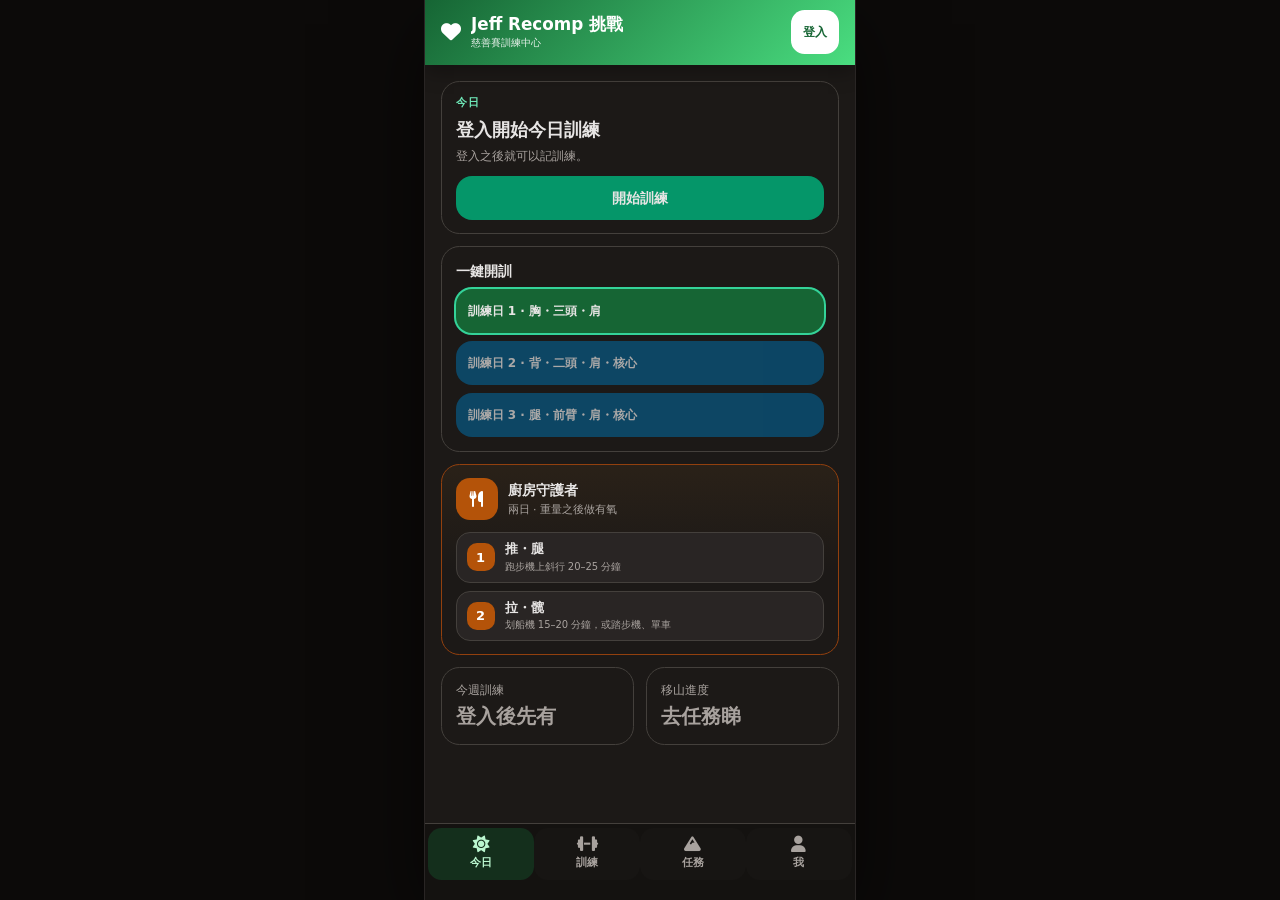
<file: index.html>
<!DOCTYPE html>
<html lang="zh-HK" class="mobile-app">
<!--
Local Development Instructions:
- DO NOT open this file directly with file:// (fetch partials 會失敗).
- Always run a local server, e.g. python -m http.server 8080
- CSS is compiled: tools/tailwindcss.exe -i ./css/input.css -o ./css/tailwind.css --minify
- Google Apps Script backend still required for per-user data.
-->
<head>
    <meta charset="UTF-8">
    <meta name="viewport" content="width=device-width, initial-scale=1, viewport-fit=cover">
    <meta name="apple-mobile-web-app-capable" content="yes">
    <meta name="apple-mobile-web-app-status-bar-style" content="black-translucent">
    <meta name="mobile-web-app-capable" content="yes">
    <title>Jeff Recomp 挑戰</title>
    <link rel="icon" href="images/icon-192.png" type="image/png">
    <link rel="apple-touch-icon" href="images/icon-192.png">
    <link rel="manifest" href="manifest.json">
    <meta name="theme-color" content="#166534">
    <link rel="stylesheet" href="css/tailwind.css?v=2.4.63">
    <link rel="stylesheet" href="lib/fontawesome/css/all.min.css">
    <link rel="stylesheet" href="css/app-chrome.css?v=2.4.63">
    <link rel="stylesheet" href="css/mobile-app.css?v=2.4.63">
</head>
<body class="bg-[#1c1917] text-[#e7e5e4]">
    <div id="app-shell">
        <header id="app-chrome">
            <div id="app-header" class="charity-header text-white">
                <div class="app-header-inner px-4">
                    <div class="flex items-center justify-between gap-2 overflow-hidden">
                        <div class="flex items-center gap-2.5 min-w-0 flex-1">
                            <i class="fa-solid fa-heart text-xl shrink-0" aria-hidden="true"></i>
                            <div class="min-w-0">
                                <h1 class="app-title truncate">Jeff Recomp 挑戰</h1>
                                <p class="app-subtitle truncate">慈善賽訓練中心</p>
                            </div>
                        </div>
                        <div class="app-header-actions flex items-center shrink-0 relative">
                            <button type="button" id="loginBtn" onclick="showLoginModal()"
                                class="app-header-btn bg-white text-[#166534] font-semibold">登入</button>
                            <button type="button" id="accountMenuBtn" class="hidden account-chip" aria-haspopup="true" aria-expanded="false" aria-controls="accountMenu" onclick="toggleAccountMenu()">
                                <i class="fa-solid fa-user" aria-hidden="true"></i>
                                <span id="currentUserName" class="truncate max-w-[88px]"></span>
                                <span class="sr-only">帳戶選單</span>
                            </button>
                            <div id="accountMenu" class="account-menu hidden" role="menu" hidden>
                                <button type="button" role="menuitem" id="addUserBtn" onclick="closeAccountMenu(); showAddUserModal()">新增用戶</button>
                                <button type="button" role="menuitem" id="logoutBtn" onclick="closeAccountMenu(); logoutUser()">登出</button>
                            </div>

                            <div id="global-sync-indicator"
                                 class="hidden items-center gap-1.5 px-2 py-1 rounded-2xl text-xs font-medium bg-white/10 text-white/90 border border-white/20 min-w-[20px] min-h-[44px] cursor-default"
                                 title="雲端同步狀態">
                                <i id="sync-icon" class="fa-solid fa-circle text-[9px]" aria-hidden="true"></i>
                                <span id="sync-text" class="hidden text-[9px] leading-none"></span>
                                <span class="sr-only">雲端同步狀態</span>
                            </div>
                            <div id="initial-load-indicator"
                                 class="hidden items-center gap-1.5 px-2 py-1 rounded-2xl text-xs font-medium bg-white/10 text-white/90 border border-white/20 min-w-[22px] min-h-[44px] cursor-default"
                                 title="初始載入狀態">
                                <i id="initial-sync-icon" class="fa-solid fa-cloud-download-alt text-[9px]" aria-hidden="true"></i>
                                <span id="initial-sync-text" class="hidden text-[9px] leading-none"></span>
                                <span class="sr-only">初始載入狀態</span>
                            </div>
                        </div>
                    </div>
                </div>
            </div>
        </header>

        <main id="app-main" class="px-4 pt-4 pb-app">
            <p id="app-boot-splash" class="text-sm text-[#a8a29e] py-8 text-center">載入畫面…</p>
            <p id="app-boot-error" class="hidden text-sm text-red-400 py-4 text-center"></p>
            <div id="app-panels"></div>
        </main>

        <nav id="main-bottom-nav" class="app-bottom-nav" role="tablist" aria-label="主選單">
            <button type="button" role="tab" aria-selected="true" aria-controls="content-overview" id="tab-overview" class="nav-tab active" onclick="switchTab('overview')">
                <i class="fa-solid fa-sun" aria-hidden="true"></i><span>今日</span>
            </button>
            <button type="button" role="tab" aria-selected="false" aria-controls="content-log" id="tab-log" class="nav-tab" onclick="switchTab('log')">
                <i class="fa-solid fa-dumbbell" aria-hidden="true"></i><span>訓練</span>
            </button>
            <button type="button" role="tab" aria-selected="false" aria-controls="content-calories" id="tab-calories" class="nav-tab jeff-diet-only" onclick="switchTab('calories')">
                <i class="fa-solid fa-utensils" aria-hidden="true"></i><span>飲食</span>
            </button>
            <button type="button" role="tab" aria-selected="false" aria-controls="content-millennium" id="tab-millennium" class="nav-tab" onclick="switchTab('millennium')">
                <i class="fa-solid fa-mountain" aria-hidden="true"></i><span>任務</span>
            </button>
            <button type="button" role="tab" aria-selected="false" aria-controls="content-me" id="tab-me" class="nav-tab" onclick="switchTab('me')">
                <i class="fa-solid fa-user" aria-hidden="true"></i><span>我</span>
            </button>
        </nav>
        <!-- alias kept so fullscreen.js restore still finds a nav node -->
        <div id="main-top-nav" class="hidden" hidden></div>
    </div>

    <div id="loginModal" class="hidden fixed inset-0 bg-black/70 flex items-center justify-center z-[140]">
        <div class="bg-[#1c1917] border border-[#44403c] rounded-3xl w-full max-w-md p-5 mx-4">
            <h3 class="font-bold text-xl mb-4">用戶登入</h3>
            <div class="space-y-4">
                <input type="text" id="loginUsername" placeholder="用戶名稱 (只限小寫英文字母 + 數字)"
                    class="w-full bg-[#292524] border border-[#57534e] rounded-2xl px-4 py-2.5"
                    autocomplete="username"
                    oninput="this.value = this.value.toLowerCase().replace(/[^a-z0-9]/g, '')">
                <input type="password" id="loginPin" placeholder="PIN 碼 (只限數字)"
                    class="w-full bg-[#292524] border border-[#57534e] rounded-2xl px-4 py-2.5"
                    inputmode="numeric" pattern="[0-9]*" autocomplete="current-password"
                    oninput="this.value = this.value.replace(/\D/g, '')">
            </div>
            <div class="flex gap-x-3 mt-6">
                <button type="button" onclick="hideLoginModal()" class="flex-1 py-2.5 min-h-[44px] rounded-2xl border border-[#57534e]">取消</button>
                <button type="button" id="login-btn" onclick="loginUser()"
                    class="flex-1 py-2.5 min-h-[44px] bg-emerald-600 hover:bg-emerald-700 rounded-2xl font-semibold">登入</button>
            </div>
            <div class="mt-4 text-center text-xs">
                <span class="text-[#a8a29e]">未有帳號？</span>
                <a href="#" onclick="hideLoginModal(); showAddUserModal(); return false;" class="text-emerald-400 hover:underline">建立用戶</a>
            </div>
        </div>
    </div>

    <div id="addUserModal" class="hidden fixed inset-0 bg-black/70 flex items-center justify-center z-[140]">
        <div class="bg-[#1c1917] border border-[#44403c] rounded-3xl w-full max-w-md p-5 mx-4">
            <h3 class="font-bold text-xl mb-4">新增用戶</h3>
            <div class="bg-yellow-500/10 border border-yellow-500/30 text-yellow-400 text-xs px-3 py-2 rounded-2xl mb-4">
                <i class="fa-solid fa-exclamation-triangle mr-1" aria-hidden="true"></i> 安全提示：請勿使用平時用開嘅密碼作為 PIN
            </div>
            <div class="space-y-4">
                <input type="text" id="newUsername" placeholder="用戶名稱 (只限小寫英文字母 + 數字)"
                    class="w-full bg-[#292524] border border-[#57534e] rounded-2xl px-4 py-2.5"
                    autocomplete="username"
                    oninput="this.value = this.value.toLowerCase().replace(/[^a-z0-9]/g, '')">
                <input type="password" id="newPin" placeholder="設定 PIN 碼 (只限數字)"
                    class="w-full bg-[#292524] border border-[#57534e] rounded-2xl px-4 py-2.5"
                    inputmode="numeric" pattern="[0-9]*" autocomplete="new-password"
                    oninput="this.value = this.value.replace(/\D/g, '')">
            </div>
            <div class="flex gap-x-3 mt-6">
                <button type="button" onclick="hideAddUserModal()"
                    class="flex-1 py-2.5 min-h-[44px] rounded-2xl border border-[#57534e]">取消</button>
                <button type="button" onclick="addNewUser()"
                    class="flex-1 py-2.5 min-h-[44px] bg-emerald-600 hover:bg-emerald-700 rounded-2xl font-semibold">建立用戶</button>
            </div>
            <div class="mt-4 text-center text-xs">
                <span class="text-[#a8a29e]">已有帳號？</span>
                <a href="#" onclick="hideAddUserModal(); showLoginModal(); return false;" class="text-emerald-400 hover:underline">登入</a>
            </div>
        </div>
    </div>

    <script>
        window.APP_VERSION = '2.4.63';
        (function () {
            var KEY = 'recomp-reload-for';
            function checkVersion() {
                return fetch('version.json?_=' + Date.now(), { cache: 'no-store' })
                    .then(function (res) { return res.ok ? res.json() : null; })
                    .then(function (data) {
                        var remote = data && data.version;
                        if (!remote || remote === window.APP_VERSION) return;
                        if (sessionStorage.getItem(KEY) === remote) return;
                        sessionStorage.setItem(KEY, remote);
                        window.location.reload();
                    })
                    .catch(function () {});
            }
            checkVersion();
            document.addEventListener('visibilitychange', function () {
                if (document.visibilityState === 'visible') checkVersion();
            });
            if ('serviceWorker' in navigator) {
                window.addEventListener('load', function () {
                    navigator.serviceWorker.register('sw.js', { updateViaCache: 'none' }).then(function (reg) {
                        reg.update().catch(function () {});
                        if (reg.waiting) reg.waiting.postMessage({ type: 'SKIP_WAITING' });
                        reg.addEventListener('updatefound', function () {
                            var worker = reg.installing;
                            if (!worker) return;
                            worker.addEventListener('statechange', function () {
                                if (worker.state === 'installed' && navigator.serviceWorker.controller) {
                                    worker.postMessage({ type: 'SKIP_WAITING' });
                                }
                            });
                        });
                    }).catch(function () {});
                    var reloaded = false;
                    navigator.serviceWorker.addEventListener('controllerchange', function () {
                        if (reloaded) return;
                        reloaded = true;
                        window.location.reload();
                    });
                });
            }
        })();
    </script>
    <script src="js/boot.js?v=2.4.63"></script>
</body>
</html>
</file>
<file: css/app-chrome.css>
body {
            font-family: 'Inter', 'Noto Sans TC', system-ui, sans-serif;
        }

        .charity-header {
            background: linear-gradient(135deg, #166534 0%, #4ade80 100%);
        }

        /* Global Sync Indicator styles - mobile friendly, subtle */
        #global-sync-indicator {
            transition: all 0.2s ease;
            font-size: 0.7rem;
        }
        #global-sync-indicator.syncing {
            background: rgba(251, 191, 36, 0.2);
            border-color: #fbbf24;
            color: #fbbf24;
        }
        #global-sync-indicator.success {
            background: rgba(74, 222, 128, 0.2);
            border-color: #4ade80;
            color: #4ade80;
        }
        #global-sync-indicator.error {
            background: rgba(248, 113, 113, 0.2);
            border-color: #f87171;
            color: #f87171;
            cursor: pointer;
        }
        #global-sync-indicator .fa-circle { transition: color 0.2s; }
        #global-sync-indicator.syncing .fa-circle { color: #fbbf24; }
        #global-sync-indicator.success .fa-circle { color: #4ade80; }
        #global-sync-indicator.error .fa-circle { color: #f87171; }

        /* === Initial Load Indicator (mobile-first, subtle but clear) === */
        #initial-load-indicator {
            transition: all 0.2s ease;
            font-size: 0.7rem;
        }
        #initial-load-indicator.loading {
            background: rgba(251, 191, 36, 0.18);
            border-color: #fbbf24;
            color: #fbbf24;
        }
        #initial-load-indicator.success {
            background: rgba(74, 222, 128, 0.18);
            border-color: #4ade80;
            color: #4ade80;
        }
        #initial-load-indicator.error {
            background: rgba(248, 113, 113, 0.18);
            border-color: #f87171;
            color: #f87171;
            cursor: pointer;
        }
        #initial-load-indicator .fa-spin { animation: fa-spin 1s linear infinite; }
        #initial-load-indicator.success .fa-check { color: #4ade80; }
        #initial-load-indicator.error .fa-exclamation-triangle { color: #f87171; }

        .section-card {
            background: #1c1917;
            border: 1px solid #44403c;
        }

        .nav-tab.active {
            background-color: #166534;
            color: white;
        }
        html, body {
            background: #0c0a09;
        }
        #app-shell {
            width: 100%;
            max-width: 430px;
            margin: 0 auto;
            min-height: 100dvh;
            background: #1c1917;
            overflow-x: hidden;
        }
        .hidden {
            display: none !important;
        }
        .tab-content.hidden {
            display: none !important;
        }
        #app-chrome {
            position: sticky;
            top: 0;
            z-index: 50;
            background: #1c1917;
        }
        #main-top-nav {
            background: #1c1917;
            -webkit-overflow-scrolling: touch;
        }
        .me-back-btn {
            display: inline-flex;
            align-items: center;
            gap: 0.35rem;
            font-size: 0.75rem;
            color: #a8a29e;
            margin-bottom: 0.75rem;
        }

        .exercise-card {
            transition: all 0.2s;
        }

        .exercise-card:hover {
            transform: translateY(-4px);
            box-shadow: 0 10px 15px -3px rgb(0 0 0 / 0.3);
        }

        .ex-action-row {
            display: flex;
            align-items: center;
            gap: 8px;
            margin-top: 6px;
        }
        .ex-action-row:has(.ex-volume-spark-empty) {
            display: none;
            margin: 0;
        }
        .ex-action-chip {
            flex: 0 0 auto;
            width: auto;
            white-space: nowrap;
            font-size: 10px;
            line-height: 1;
            padding: 8px 10px;
            min-height: 44px;
            background: #166534;
            color: #fff;
            border: 0;
            border-radius: 8px;
        }
        .ex-action-chip:active {
            background: #14532d;
        }
        .volume-target-hint {
            margin: 4px 2px 0;
            font-size: 11px;
            line-height: 1.35;
            color: #86efac;
        }
        .volume-target-hint:empty {
            display: none;
        }
        .ex-volume-spark-wrap {
            flex: 1 1 auto;
            min-width: 0;
            height: 58px;
            pointer-events: none;
        }
        .ex-volume-spark-empty {
            height: 32px;
        }
        .ex-volume-spark {
            display: block;
            width: 100%;
            height: 58px;
        }

        /* Mobile refinements */
        @media (max-width: 640px) {
            .section-card {
                border-radius: 1.25rem;
            }
            table {
                font-size: 0.875rem;
            }
            .nav-tab {
                min-height: 38px;
            }
        }

        /* Ensure schedule rows and long content wrap nicely on tiny screens */
        #content-schedule .flex-1 {
            word-break: break-word;
        }

        /* 愚公移山 — Q→Q 放大鏡 + 漫畫箭咀（深色主題配色） */
        .yugong-magnifier-btn {
            display: flex;
            align-items: center;
            gap: 0.15rem;
            padding: 0.45rem 0.65rem;
            border: 2px solid #57534e;
            border-radius: 9999px;
            background: #292524;
            color: #e7e5e4;
            cursor: pointer;
            transition: transform 0.2s, box-shadow 0.2s, border-color 0.2s, background 0.2s;
            min-height: 44px;
            min-width: 44px;
        }
        .yugong-magnifier-btn:hover,
        .yugong-magnifier-btn:active {
            transform: scale(1.06);
            border-color: #4ade80;
            background: #1a2e22;
            box-shadow: 0 0 0 3px rgba(74, 222, 128, 0.25);
        }
        .yugong-qq {
            display: inline-flex;
            align-items: center;
            justify-content: center;
            width: 1.35rem;
            height: 1.35rem;
            border: 2px solid #a8a29e;
            border-radius: 50%;
            font-size: 0.65rem;
            font-weight: 800;
            font-family: Georgia, serif;
            line-height: 1;
            color: #e7e5e4;
        }
        .yugong-qq-arrow {
            font-size: 0.75rem;
            color: #4ade80;
            font-weight: 700;
        }
        .yugong-image-section {
            margin-bottom: 0.75rem;
        }
        .yugong-comic-flow,
        .yugong-stats-row {
            position: relative;
        }
        .yugong-bubble {
            background: #292524;
            color: #e7e5e4;
            border: 1px solid #57534e;
            border-radius: 1rem;
            padding: 0.65rem 0.85rem;
            box-shadow: 0 4px 12px rgba(0, 0, 0, 0.35);
            position: relative;
        }
        .yugong-bubble::after {
            content: '';
            position: absolute;
            width: 0;
            height: 0;
            border: 8px solid transparent;
        }
        .yugong-bubble-moved::after {
            right: -14px;
            top: 50%;
            transform: translateY(-50%);
            border-left-color: #57534e;
        }
        .yugong-bubble-remaining::after {
            left: -14px;
            top: 50%;
            transform: translateY(-50%);
            border-right-color: #57534e;
        }
        .yugong-bubble-label {
            font-size: 0.65rem;
            font-weight: 600;
            letter-spacing: 0.02em;
            color: #a8a29e;
        }
        .yugong-bubble-value {
            font-size: 1.15rem;
            font-weight: 800;
            color: #4ade80;
            font-variant-numeric: tabular-nums;
            line-height: 1.2;
        }
        .yugong-bubble-sub {
            font-size: 0.65rem;
            color: #78716c;
            margin-top: 0.1rem;
        }
        .yugong-arrow {
            font-size: 1.5rem;
            color: #4ade80;
            font-weight: 900;
            text-align: center;
            animation: yugong-arrow-pulse 1.6s ease-in-out infinite;
        }
        @keyframes yugong-arrow-pulse {
            0%, 100% { opacity: 0.55; transform: translateX(0); }
            50% { opacity: 1; transform: translateX(3px); }
        }
        .yugong-scene {
            background: #1c1917;
            border: 1px solid #57534e;
            border-radius: 1.25rem;
            overflow: hidden;
            box-shadow: 0 4px 18px rgba(0, 0, 0, 0.45);
        }
        .yugong-image-frame {
            position: relative;
            background: #1c1917;
            min-height: clamp(200px, 52vw, 300px);
            display: flex;
            align-items: center;
            justify-content: center;
            padding: 0.75rem;
            cursor: pointer;
            -webkit-tap-highlight-color: transparent;
            touch-action: manipulation;
        }
        .yugong-image-frame:active {
            background: #141211;
        }
        .yugong-scene-inner {
            width: 100%;
            height: 100%;
            display: flex;
            align-items: center;
            justify-content: center;
            position: relative;
            transition: opacity 0.28s ease;
        }
        .yugong-scene-inner.yugong-zoom-out {
            opacity: 0.25;
        }
        .yugong-scene-inner.yugong-zoom-in {
            animation: yugong-img-fadein 0.38s ease;
        }
        @keyframes yugong-img-fadein {
            0% { opacity: 0.35; transform: scale(0.97); }
            100% { opacity: 1; transform: scale(1); }
        }
        #yugong-mountain-img {
            width: 100%;
            height: auto;
            max-height: clamp(180px, 48vw, 280px);
            object-fit: contain;
            display: block;
            user-select: none;
            -webkit-user-drag: none;
        }
        .yugong-scene-footer {
            display: flex;
            flex-wrap: wrap;
            align-items: center;
            justify-content: space-between;
            gap: 0.5rem;
            padding: 0.55rem 0.75rem;
            background: #292524;
            border-top: 1px solid #44403c;
        }
        .yugong-progress-pct {
            font-size: 0.75rem;
            font-weight: 700;
            color: #4ade80;
            background: rgba(22, 101, 52, 0.35);
            border: 1px solid #166534;
            border-radius: 9999px;
            padding: 0.2rem 0.75rem;
            white-space: nowrap;
        }
        .yugong-zoom-dots {
            display: flex;
            align-items: center;
            gap: 0.35rem;
        }
        .yugong-zoom-dot {
            width: 0.5rem;
            height: 0.5rem;
            border-radius: 9999px;
            background: #57534e;
            border: none;
            padding: 0;
            cursor: pointer;
            transition: transform 0.15s, background 0.15s;
        }
        .yugong-zoom-dot.active {
            background: #4ade80;
            transform: scale(1.25);
        }
        .yugong-tap-hint {
            font-size: 0.6rem;
            color: #78716c;
            text-align: center;
            padding: 0.25rem 0.75rem 0.5rem;
            background: #292524;
        }
        .yugong-stats-row {
            display: grid;
            grid-template-columns: 1fr 1fr;
            gap: 0.5rem;
            margin-bottom: 0.75rem;
        }
        .yugong-progress-bar-wrap {
            height: 0.65rem;
            background: #292524;
            border: 2px solid #44403c;
            border-radius: 9999px;
            overflow: hidden;
        }
        .yugong-progress-bar {
            height: 100%;
            background: linear-gradient(90deg, #166534, #4ade80);
            border-radius: 9999px;
            transition: width 0.6s ease;
            min-width: 0;
        }
        .yugong-zoom-badge {
            display: inline-block;
            font-size: 0.7rem;
            font-weight: 700;
            padding: 0.25rem 0.65rem;
            border-radius: 9999px;
            border: 2px solid #44403c;
            background: #292524;
            color: #e7e5e4;
        }
        .yugong-zoom-badge.yugong-zoom-milestone {
            animation: yugong-badge-pop 0.85s ease;
            border-color: #4ade80;
            color: #4ade80;
            background: rgba(22, 101, 52, 0.3);
        }
        .yugong-zoom-scale-label {
            font-size: 0.65rem;
            color: #a8a29e;
            letter-spacing: 0.02em;
            margin-bottom: 0.75rem;
        }
        @keyframes yugong-badge-pop {
            0%, 100% { transform: scale(1); }
            40% { transform: scale(1.12); }
        }
        .yugong-scene-celebrate {
            animation: yugong-scene-shake 0.85s ease;
        }
        @keyframes yugong-scene-shake {
            0%, 100% { transform: rotate(0deg); }
            25% { transform: rotate(-0.6deg); }
            75% { transform: rotate(0.6deg); }
        }
        .yugong-speech {
            position: absolute;
            bottom: 0.25rem;
            left: 50%;
            transform: translateX(-50%);
            background: #1c1917;
            color: #e7e5e4;
            border: 1px solid #4ade80;
            border-radius: 1rem 1rem 1rem 0.25rem;
            padding: 0.4rem 0.65rem;
            font-size: 0.65rem;
            font-weight: 600;
            max-width: 92%;
            text-align: center;
            box-shadow: 0 2px 8px rgba(0, 0, 0, 0.45);
            z-index: 3;
            line-height: 1.35;
        }
        .yugong-mobile-arrow {
            text-align: center;
            color: #4ade80;
            font-size: 1.25rem;
            font-weight: 900;
            padding: 0.15rem 0;
        }
        .yugong-tip-item {
            background: #292524;
            border: 1px solid #44403c;
        }
        .yugong-tip-title {
            color: #6ee7b7;
        }
        .yugong-tip-text {
            color: #a8a29e;
        }
        .yugong-tip-dynamic {
            color: #fbbf24;
        }
        .yugong-leaderboard-row {
            display: flex;
            align-items: center;
            gap: 0.5rem;
            padding: 0.55rem 0.65rem;
            border-radius: 0.85rem;
            background: #292524;
            border: 1px solid #44403c;
        }
        .yugong-leaderboard-row.is-me {
            border-color: #4ade80;
            background: rgba(22, 101, 52, 0.22);
        }
        .yugong-leaderboard-rank {
            width: 1.75rem;
            text-align: center;
            font-weight: 800;
            font-size: 0.8rem;
            color: #a8a29e;
            flex-shrink: 0;
        }
        .yugong-leaderboard-rank.top3 {
            color: #fbbf24;
        }
        .yugong-leaderboard-user {
            flex: 1;
            font-size: 0.8rem;
            font-weight: 600;
            color: #e7e5e4;
            min-width: 0;
            overflow: hidden;
            text-overflow: ellipsis;
            white-space: nowrap;
        }
        .yugong-leaderboard-tonnes {
            font-size: 0.85rem;
            font-weight: 800;
            color: #4ade80;
            font-variant-numeric: tabular-nums;
            white-space: nowrap;
        }
        .yugong-leaderboard-meta {
            font-size: 0.65rem;
            color: #78716c;
        }
        .yugong-tab-loading {
            min-height: 220px;
            display: flex;
            flex-direction: column;
            align-items: center;
            justify-content: center;
            gap: 0.75rem;
            color: #a8a29e;
            font-size: 0.8rem;
        }
        @media (max-width: 640px) {
            .yugong-bubble-value {
                font-size: 1.05rem;
            }
            .yugong-image-frame {
                min-height: clamp(210px, 58vw, 280px);
                padding: 0.5rem;
            }
            #yugong-mountain-img {
                max-height: clamp(190px, 54vw, 260px);
            }
            .yugong-scene-footer {
                flex-direction: column;
                align-items: stretch;
            }
            .yugong-zoom-dots {
                justify-content: center;
            }
            .yugong-bubble::after {
                display: none;
            }
        }

        /* Modal full width tweak on very small screens */
        @media (max-width: 420px) {
            .max-w-md {
                max-width: calc(100vw - 2rem) !important;
            }
        }

        /* === Professional Workout Log Styles === */
        .log-card {
            background: #1c1917;
            border: 1px solid #44403c;
            transition: all 0.2s;
        }

        .set-row {
            transition: background 0.1s;
        }
        .set-row:hover {
            background: #292524;
        }

        .exercise-log-card {
            border: 1px solid #57534e;
        }

        .pr-badge {
            background: linear-gradient(90deg, #f59e0b, #fbbf24);
            color: #1c1917;
            font-weight: 700;
            font-size: 0.65rem;
            padding: 1px 7px;
            border-radius: 9999px;
        }

        .volume-number {
            font-variant-numeric: tabular-nums;
        }

        .mini-stat {
            font-size: 0.75rem;
            background: #292524;
            padding: 1px 6px;
            border-radius: 6px;
        }

        .workout-history-card {
            transition: transform 0.1s, box-shadow 0.1s;
        }
        .workout-history-card:hover {
            transform: translateY(-1px);
            box-shadow: 0 10px 15px -3px rgb(0 0 0 / 0.3);
        }

        .exercise-drag-handle,
        body.fullscreen-training .exercise-drag-handle {
            touch-action: none;
            cursor: grab;
            color: #a8a29e;
            background: #1c1917;
            border: 1px solid #57534e;
            border-radius: 8px;
            padding: 2px 6px;
            line-height: 1.1;
            font-size: 0.85rem;
            font-weight: 600;
            flex-shrink: 0;
        }
        .exercise-drag-handle:active {
            cursor: grabbing;
            color: #4ade80;
            border-color: #4ade80;
        }
        .exercise-log-card.exercise-dragging {
            opacity: 0.88;
            transform: scale(0.985);
            transition: transform 0.1s, opacity 0.1s;
        }
        .exercise-log-card.exercise-drag-over {
            box-shadow: 0 0 0 2px #4ade80;
        }
        body.exercise-drag-active {
            user-select: none;
            -webkit-user-select: none;
        }
        .exercise-move-col {
            display: flex;
            flex-direction: column;
            gap: 3px;
        }
        .exercise-nudge-btn {
            touch-action: manipulation;
            color: #e7e5e4;
            background: #1c1917;
            border: 1px solid #57534e;
            border-radius: 8px;
            width: 36px;
            height: 28px;
            padding: 0;
            line-height: 1;
            font-size: 0.75rem;
            display: flex;
            align-items: center;
            justify-content: center;
        }
        .exercise-nudge-btn:disabled {
            opacity: 0.28;
        }
        .exercise-card-copy {
            padding-right: 5.2rem;
        }

        body.server-syncing-lock .workout-history-card,
        body.server-syncing-lock .calendar-workout-day {
            pointer-events: none;
            opacity: 0.55;
            cursor: not-allowed;
        }

        /* === Full-Screen / Immersive Training Mode (Start New Training) === */
        .fullscreen-training #content-log > .flex:first-child, /* log top header with buttons */
        .fullscreen-training #log-sub-nav, /* sub-tabs */
        .fullscreen-training #log-empty-state {
            display: none !important;
        }

        .fullscreen-training #live-log-panel {
            position: fixed !important;
            inset: 0 !important;
            z-index: 100 !important;
            margin: 0 !important;
            border-radius: 0 !important;
            background-color: #1c1917;
            overflow: hidden;
            display: block !important;
            pointer-events: auto !important;
            /* Dynamic viewport height: adapts when browser address bar / chrome appears or hides */
            height: 100dvh !important;
        }

        body.fullscreen-training #main-bottom-nav,
        body.fullscreen-training #app-chrome {
            display: none !important;
            pointer-events: none !important;
            visibility: hidden !important;
        }

        html.mobile-app body.fullscreen-training #live-log-panel {
            top: 0 !important;
            bottom: 0 !important;
            left: 0 !important;
            right: 0 !important;
            width: 100% !important;
            max-width: 430px !important;
            margin-left: auto !important;
            margin-right: auto !important;
            height: 100dvh !important;
            transform: none !important;
            touch-action: pan-y;
        }

        body.fullscreen-training #finishModal,
        body.fullscreen-training #workoutSetModal,
        body.fullscreen-training #libraryModal,
        body.fullscreen-training #exerciseDetailModal,
        body.fullscreen-training #customExerciseModal,
        body.fullscreen-training #unfinishedWorkoutModal,
        body.fullscreen-training #historyEditModal,
        body.fullscreen-training #loginModal,
        body.fullscreen-training #addUserModal,
        body.fullscreen-training #routinesModal {
            z-index: 240 !important;
        }

        body.fullscreen-training button,
        body.fullscreen-training input,
        body.fullscreen-training .quick-add-btn,
        body.fullscreen-training .ex-action-chip {
            touch-action: manipulation;
        }

        /* Ensure the root elements use dynamic viewport in immersive training mode (iOS Safari + Android Chrome) */
        .fullscreen-training,
        .fullscreen-training body {
            height: 100dvh !important;
            overflow: hidden !important;
        }

        /* Additional safety: the bottom bar always reserves space for safe-area even if Tailwind arbitrary value not processed */
        .fullscreen-training .immersive-sticky-bottom {
            padding-bottom: env(safe-area-inset-bottom, 8px);
        }

        .fullscreen-training #live-log-panel .immersive-container {
            /* Use dvh instead of vh so the container shrinks/expands with the visual viewport */
            height: 100dvh !important;
            min-height: 100dvh !important;
            max-height: 100dvh !important;
            border-radius: 0 !important;
            border: none !important;
            display: flex;
            flex-direction: column;
            /* Prevent any body/html scroll leaking into the immersive view */
            overscroll-behavior: none;
        }

        .fullscreen-training .immersive-sticky-top {
            position: sticky;
            top: 0;
            z-index: 70;
            background: #1c1917;
            border-bottom: 1px solid #57534e;
            box-shadow: 0 4px 6px -1px rgb(0 0 0 / 0.3);
            flex-shrink: 0;
            pointer-events: auto;
        }
        /* fullscreen variant: collapsed shows only session-summary */
        .fullscreen-training .immersive-sticky-top.collapsed .immersive-header {
            display: none !important;
        }
        .fullscreen-training .immersive-sticky-top.collapsed .session-summary {
            display: flex !important;
            margin-top: 0 !important;
        }
        .fullscreen-training .immersive-sticky-top.collapsed {
            padding-top: 4px;
            padding-bottom: 4px;
        }

        .fullscreen-training .immersive-sticky-bottom {
            position: sticky;
            bottom: 0;
            z-index: 70;
            background: #1c1917;
            border-top: 1px solid #57534e;
            box-shadow: 0 -4px 6px -1px rgb(0 0 0 / 0.3);
            flex-shrink: 0;
            pointer-events: auto;
            /* The actual safe-area + visual breathing room lives on the inner wrapper (see HTML).
               We only need to ensure the bar itself doesn't collapse and has good tap area. */
            padding-top: 0;
            padding-bottom: 0;
        }

        .fullscreen-training .immersive-scroll {
            flex: 1;
            overflow-y: auto;
            -webkit-overflow-scrolling: touch;
            touch-action: pan-y;
            overscroll-behavior: contain;
            min-height: 0; /* critical for flex child to scroll properly */
            padding-bottom: 16px;
        }

        /* 加入動作區：固定喺 scroll 同底部掣之間，唔放入 scroll 避免被夾 */
        .immersive-add-exercise {
            flex-shrink: 0;
            background: #1c1917;
            border-top: 1px solid #57534e;
            padding: 4px 1rem 10px;
        }
        .immersive-add-exercise-toggle {
            display: flex;
            align-items: center;
            justify-content: space-between;
            width: 100%;
            min-height: 44px;
            padding: 0 4px;
            color: #a8a29e;
            font-size: 12px;
            background: transparent;
            border: 0;
        }
        .immersive-add-exercise-toggle:active {
            color: #86efac;
        }
        .immersive-add-exercise.collapsed {
            padding-bottom: 4px;
        }
        .immersive-add-exercise.collapsed .immersive-add-exercise-body {
            display: none !important;
        }
        @media (min-width: 640px) {
            .immersive-add-exercise {
                padding-left: 1.5rem;
                padding-right: 1.5rem;
            }
        }

        /* Fallback / previous near-fullscreen styles (for non-fullscreen immersive if needed) */
        .workout-immersive #log-empty-state,
        .workout-immersive #log-sub-nav,
        .workout-immersive #content-log > .flex.flex-col.sm\:flex-row {
            display: none !important;
        }

        .workout-immersive #live-log-panel {
            margin-bottom: 0;
        }

        .workout-immersive .immersive-container {
            min-height: calc(100vh - 120px);
            max-height: calc(100vh - 90px);
        }

        .immersive-sticky-top {
            position: sticky;
            top: 0;
            z-index: 30;
            background: #1c1917;
            border-bottom: 1px solid #57534e;
            box-shadow: 0 4px 6px -1px rgb(0 0 0 / 0.2);
        }

        /* Collapse support: when .collapsed, hide header (title+sets) + timer, ONLY keep the session-summary bar visible (minimal stats at top) */
        .immersive-sticky-top.collapsed .immersive-header {
            display: none !important;
        }
        .immersive-sticky-top.collapsed .session-summary {
            display: flex !important;
            margin-top: 0 !important;
        }
        .immersive-sticky-top.collapsed {
            padding-top: 4px;
            padding-bottom: 4px;
        }
        #immersive-collapse-btn {
            transition: transform 0.2s ease, background-color 0.1s ease;
        }
        #immersive-collapse-btn:active {
            transform: scale(0.95);
        }

        /* Rest timer 已完全移除 (requirement 2)。以下舊樣式保留作為註解以免影響其他佈局。
           可以安全刪除整個 timer 相關 CSS 區塊。 */

        .immersive-sticky-bottom {
            position: sticky;
            bottom: 0;
            z-index: 30;
            background: #1c1917;
            border-top: 1px solid #57534e;
            box-shadow: 0 -4px 6px -1px rgb(0 0 0 / 0.2);
            /* Safe area support for all immersive (non-fullscreen) cases */
            padding-bottom: env(safe-area-inset-bottom, 0px);
        }

        .immersive-scroll {
            flex: 1;
            overflow-y: auto;
            -webkit-overflow-scrolling: touch;
            min-height: 0;
            padding-bottom: 12px;
        }

        /* Modal scrollable content with subtle top/bottom shadows when overflowing */
        .finish-modal-scroll {
            position: relative;
        }
        .finish-modal-scroll::before,
        .finish-modal-scroll::after {
            content: '';
            position: absolute;
            left: 0;
            right: 0;
            height: 12px;
            pointer-events: none;
            z-index: 1;
        }
        .finish-modal-scroll::before {
            top: 0;
            background: linear-gradient(to bottom, rgba(28,25,23,0.9), transparent);
        }
        .finish-modal-scroll::after {
            bottom: 0;
            background: linear-gradient(to top, rgba(28,25,23,0.9), transparent);
        }

        .muscle-chip {
            font-size: 0.65rem;
            padding: 1px 8px;
            border-radius: 999px;
            background: #292524;
            color: #a8a29e;
        }

        .log-input {
            background: #292524;
            border: 1px solid #57534e;
            color: #e7e5e4;
            font-size: 0.875rem;
        }
        .log-input:focus {
            border-color: #4ade80;
            outline: none;
        }

        /* Analysis redesign styles */
        .time-range-btn {
            font-size: 0.7rem;
            padding: 0.25rem 0.65rem;
            transition: all 0.1s ease;
        }
        .time-range-btn.active {
            background-color: #166534;
            border-color: #4ade80;
            color: #fff;
        }

        .calorie-shell {
            display: flex;
            flex-direction: column;
            gap: 0.9rem;
        }
        .calorie-hero {
            position: relative;
            overflow: hidden;
            background:
                radial-gradient(120% 80% at 0% 0%, rgba(74, 222, 128, 0.18), transparent 55%),
                linear-gradient(180deg, #1c1917 0%, #0c0a09 100%);
            border: 1px solid #3f3a36;
            border-radius: 1.6rem;
            padding: 1.15rem 1.1rem 1.25rem;
        }
        .calorie-hero-top {
            display: flex;
            align-items: flex-start;
            justify-content: space-between;
            gap: 0.75rem;
            margin-bottom: 0.85rem;
        }
        .calorie-kicker {
            font-size: 0.68rem;
            letter-spacing: 0.14em;
            text-transform: uppercase;
            color: #86efac;
            font-weight: 700;
        }
        .calorie-ring-wrap {
            display: grid;
            grid-template-columns: auto 1fr;
            gap: 1rem;
            align-items: center;
        }
        @media (max-width: 380px) {
            .calorie-ring-wrap {
                grid-template-columns: 1fr;
                justify-items: center;
                text-align: center;
            }
        }
        .calorie-ring {
            --pct: 0;
            width: 118px;
            height: 118px;
            border-radius: 50%;
            background:
                conic-gradient(#4ade80 calc(var(--pct) * 1%), #292524 0);
            display: grid;
            place-items: center;
            flex-shrink: 0;
        }
        .calorie-ring.over {
            background: conic-gradient(#f87171 calc(var(--pct) * 1%), #292524 0);
        }
        .calorie-ring-inner {
            width: 92px;
            height: 92px;
            border-radius: 50%;
            background: #0c0a09;
            display: flex;
            flex-direction: column;
            align-items: center;
            justify-content: center;
        }
        .calorie-progress-track {
            height: 8px;
            background: #292524;
            border-radius: 999px;
            overflow: hidden;
        }
        .calorie-progress-bar {
            height: 100%;
            width: 0;
            background: linear-gradient(90deg, #166534, #4ade80);
            border-radius: 999px;
            transition: width 0.35s ease;
        }
        .calorie-progress-bar.over {
            background: linear-gradient(90deg, #b45309, #f87171);
        }
        .calorie-macro-chip {
            background: rgba(28, 25, 23, 0.85);
            border: 1px solid #44403c;
            border-radius: 1rem;
            padding: 0.55rem 0.35rem;
            text-align: center;
        }
        .calorie-capture {
            background: #1c1917;
            border: 1px solid #3f3a36;
            border-radius: 1.6rem;
            padding: 0.9rem;
        }
        .calorie-dropzone {
            position: relative;
            min-height: 220px;
            border: 1.5px dashed #57534e;
            border-radius: 1.25rem;
            background:
                radial-gradient(80% 70% at 50% 20%, rgba(22, 101, 52, 0.22), transparent 60%),
                #141210;
            overflow: hidden;
            cursor: pointer;
            display: flex;
            align-items: center;
            justify-content: center;
        }
        .calorie-dropzone.has-image {
            border-style: solid;
            border-color: #4ade80;
            min-height: 240px;
        }
        #calorie-preview-img {
            width: 100%;
            max-height: 300px;
            object-fit: contain;
            background: #0c0a09;
            display: block;
        }
        .calorie-dropzone-placeholder {
            text-align: center;
            padding: 1.6rem 1rem;
            color: #e7e5e4;
        }
        .calorie-cam-orb {
            width: 64px;
            height: 64px;
            margin: 0 auto 0.75rem;
            border-radius: 1.25rem;
            display: grid;
            place-items: center;
            background: linear-gradient(180deg, #166534, #14532d);
            box-shadow: 0 10px 24px rgba(22, 101, 52, 0.35);
            color: #bbf7d0;
            font-size: 1.45rem;
        }
        .calorie-analyzing-overlay {
            position: absolute;
            inset: 0;
            background: rgba(12, 10, 9, 0.78);
            display: flex;
            flex-direction: column;
            align-items: center;
            justify-content: center;
            gap: 0.5rem;
            color: #e7e5e4;
            font-size: 0.85rem;
            backdrop-filter: blur(4px);
        }
        .calorie-analyzing-overlay.hidden,
        #calorie-goal-edit.hidden,
        #calorie-result.hidden,
        #calorie-error.hidden,
        #calories-login-gate.hidden,
        #calories-main.hidden,
        #calorie-preview-img.hidden,
        #calorie-dropzone-placeholder.hidden,
        #calorie-clear-btn.hidden,
        #calorie-today-empty.hidden,
        #calorie-scale-hint.hidden,
        #calorie-engine-hint.hidden {
            display: none !important;
        }
        .quick-add-grid {
            display: grid;
            grid-template-columns: 1fr 1fr;
            gap: 0.5rem;
        }
        .quick-add-btn {
            min-height: 58px;
            text-align: left;
            border: 1px solid #44403c;
            background: #141210;
            border-radius: 1rem;
            padding: 0.55rem 0.7rem;
            color: #e7e5e4;
        }
        .quick-add-btn:active {
            border-color: #4ade80;
            background: rgba(22, 101, 52, 0.28);
        }
        .quick-add-btn .qa-name {
            font-weight: 700;
            font-size: 0.82rem;
            line-height: 1.2;
        }
        .quick-add-btn .qa-meta {
            font-size: 0.65rem;
            color: #a8a29e;
            margin-top: 0.15rem;
        }
        .quick-add-btn .qa-count {
            font-size: 0.65rem;
            color: #86efac;
            margin-top: 0.1rem;
        }
        .quick-custom-row {
            display: grid;
            grid-template-columns: 1fr 4.4rem 4.2rem auto;
            gap: 0.35rem;
            margin-top: 0.55rem;
        }
        .water-check-row {
            display: flex;
            flex-wrap: wrap;
            gap: 0.4rem;
        }
        .water-dot {
            width: 38px;
            height: 38px;
            border-radius: 999px;
            border: 2px solid #44403c;
            background: #141210;
            color: #a8a29e;
            font-size: 0.62rem;
            font-weight: 700;
            display: grid;
            place-items: center;
        }
        .water-dot.on {
            background: #0369a1;
            border-color: #38bdf8;
            color: #e0f2fe;
        }
        .water-action {
            min-height: 40px;
            border-radius: 0.9rem;
            border: 1px solid #44403c;
            background: #141210;
            color: #e7e5e4;
            font-size: 0.75rem;
            font-weight: 700;
            padding: 0 0.7rem;
        }
        #calorie-analyze-btn:disabled {
            opacity: 0.45;
            cursor: not-allowed;
            filter: grayscale(0.25);
        }
        #calorie-goal-edit:not(.hidden) {
            display: flex;
        }
        .calorie-action-btn {
            min-height: 48px;
            border-radius: 1rem;
            font-weight: 700;
            font-size: 0.9rem;
        }
        .calorie-action-primary {
            background: linear-gradient(180deg, #22c55e, #15803d);
            color: #fff;
        }
        .calorie-action-ghost {
            background: #292524;
            border: 1px solid #57534e;
            color: #e7e5e4;
        }
        .calorie-advanced {
            border-top: 1px solid #3f3a36;
            margin-top: 0.85rem;
            padding-top: 0.35rem;
        }
        .calorie-advanced > summary {
            list-style: none;
            cursor: pointer;
            color: #a8a29e;
            font-size: 0.75rem;
            padding: 0.55rem 0;
            font-weight: 600;
        }
        .calorie-advanced > summary::-webkit-details-marker { display: none; }
        .calorie-confidence-badge {
            font-size: 0.65rem;
            padding: 0.25rem 0.6rem;
            border-radius: 999px;
            background: rgba(22, 101, 52, 0.35);
            border: 1px solid #4ade80;
            color: #bbf7d0;
            white-space: nowrap;
        }
        .calorie-result-card {
            background:
                linear-gradient(180deg, rgba(22, 101, 52, 0.16), transparent 42%),
                #1c1917;
            border: 1px solid #3f3a36;
            border-radius: 1.6rem;
            padding: 1.1rem;
        }
        .calorie-result-kcal-row {
            display: flex;
            align-items: flex-end;
            gap: 0.4rem;
            margin: 0.35rem 0 0.9rem;
        }
        .calorie-entry-row {
            display: flex;
            align-items: center;
            gap: 0.7rem;
            background: #1c1917;
            border: 1px solid #3f3a36;
            border-radius: 1.15rem;
            padding: 0.7rem 0.8rem;
        }
        .calorie-entry-thumb {
            width: 52px;
            height: 52px;
            border-radius: 0.9rem;
            object-fit: cover;
            background: #0c0a09;
            flex-shrink: 0;
        }
        .calorie-entry-delete {
            min-width: 44px;
            min-height: 44px;
            color: #a8a29e;
            border-radius: 0.75rem;
        }
        .calorie-entry-delete:hover,
        .calorie-entry-delete:active {
            color: #f87171;
            background: rgba(248, 113, 113, 0.12);
        }
        .calorie-oil-choice {
            display: flex;
            align-items: center;
            gap: 0.35rem;
            font-size: 0.7rem;
            background: #292524;
            border: 1px solid #44403c;
            border-radius: 0.85rem;
            padding: 0.45rem 0.55rem;
            color: #e7e5e4;
            min-height: 40px;
        }
        .calorie-oil-choice:has(input:checked) {
            border-color: #4ade80;
            background: #1a2e22;
        }
        .calorie-source-badge {
            font-size: 0.6rem;
            padding: 0.1rem 0.4rem;
            border-radius: 999px;
            border: 1px solid #4ade80;
            color: #86efac;
            white-space: nowrap;
        }
        .calorie-source-badge.fortify {
            border-color: #fbbf24;
            color: #fbbf24;
        }
        #calorie-result-items li {
            background: #141210 !important;
        }
        .perf-card {
            background: #292524;
            border: 1px solid #44403c;
            transition: transform 0.1s ease, border-color 0.1s ease;
        }
        .perf-card:hover {
            transform: translateY(-1px);
            border-color: #57534e;
        }
        .progress-up { color: #4ade80; }
        .progress-flat { color: #f59e0b; }
        .progress-down { color: #f87171; }

        /* Mobile analysis enhancements */
        #log-section-analysis canvas {
            max-height: 280px;
        }
        #analysis-coach-insight {
            font-size: 0.875rem;
            line-height: 1.5;
        }

        .quick-add-btn {
            background: #166534;
            transition: all 0.1s;
        }
        .quick-add-btn:hover {
            background: #14532d;
            transform: scale(1.02);
        }

        .section-header {
            font-size: 0.95rem;
            letter-spacing: 0.025em;
            text-transform: uppercase;
            color: #a8a29e;
        }

        /* Mobile-first Workout Log refinements */
        @media (max-width: 380px) {
            .log-card { padding: 0.75rem !important; }
            .exercise-log-card { padding: 0.5rem !important; }
            .set-row { font-size: 0.7rem; }
            .log-input { font-size: 0.8rem; padding: 0.25rem 0.5rem; }
            .volume-number { font-size: 2.25rem !important; }
            .workout-history-card { font-size: 0.8rem; }
            .exercise-log-card { font-size: 0.75rem; }
        }
        .touch-target {
            min-height: 44px;
            min-width: 44px;
        }
        /* Prevent overflow in bilingual names and history */
        .exercise-log-card .font-semibold,
        .workout-history-card,
        .exercise-log-card {
            word-break: break-word;
            overflow-wrap: break-word;
            max-width: 100%;
        }
        /* Mobile specific for long Last lines and bilingual text */
        @media (max-width: 380px) {
            .exercise-log-card .text-\[10px\] {
                font-size: 0.65rem !important;
                line-height: 1.1;
            }
            .exercise-log-card {
                font-size: 0.7rem;
            }
        }

        .kitchen-banner {
            display: flex;
            align-items: center;
            gap: 12px;
            padding: 14px 16px;
            border-radius: 1.15rem;
            background: linear-gradient(135deg, #3f2a12 0%, #1c1917 72%);
            border: 1px solid #92400e;
        }
        .kitchen-mark {
            width: 42px;
            height: 42px;
            border-radius: 14px;
            display: flex;
            align-items: center;
            justify-content: center;
            background: #b45309;
            color: #fff;
            flex-shrink: 0;
            font-size: 1rem;
        }
        .kitchen-banner h3 {
            font-size: 1.05rem;
            font-weight: 700;
            color: #fde68a;
            line-height: 1.2;
        }
        .kitchen-banner p {
            margin-top: 2px;
            font-size: 11px;
            color: #d6d3d1;
        }
        .kitchen-day {
            border-color: #44403c !important;
            box-shadow: inset 3px 0 0 #d97706;
        }
        .kitchen-num {
            width: 28px;
            height: 28px;
            border-radius: 10px;
            background: #b45309;
            color: #fff;
            font-size: 13px;
            font-weight: 700;
            display: flex;
            align-items: center;
            justify-content: center;
            flex-shrink: 0;
        }
        .kitchen-go {
            flex-shrink: 0;
            min-height: 44px;
            padding: 0 14px;
            border-radius: 12px;
            background: #b45309;
            color: #fff;
            font-size: 12px;
            font-weight: 700;
        }
        .kitchen-go:active { background: #92400e; }
        .kitchen-note {
            display: inline-flex;
            align-items: center;
            gap: 6px;
            margin-bottom: 12px;
            padding: 6px 10px;
            border-radius: 999px;
            background: #292524;
            color: #fcd34d;
            font-size: 11px;
        }
        .kitchen-cardio {
            box-shadow: inset 0 0 0 1px #92400e;
        }
        .kitchen-tag {
            display: inline-block;
            margin-right: 6px;
            padding: 1px 6px;
            border-radius: 999px;
            background: #78350f;
            color: #fde68a;
            font-size: 10px;
            font-weight: 700;
            vertical-align: 1px;
        }
        .kitchen-en {
            display: block;
            font-size: 11px;
            color: #a8a29e;
            margin-top: 1px;
        }
        .kitchen-home {
            background: linear-gradient(180deg, #2a2118 0%, #1c1917 55%);
            border-color: #92400e !important;
        }
        .kitchen-home-head {
            display: flex;
            align-items: center;
            gap: 10px;
        }
        .kitchen-home-btn {
            display: flex;
            align-items: center;
            gap: 10px;
            width: 100%;
            text-align: left;
            min-height: 44px;
            padding: 8px 10px;
            border-radius: 14px;
            background: #292524;
            color: #e7e5e4;
            border: 1px solid #44403c;
        }
        .kitchen-home-btn .lbl {
            display: block;
            font-size: 13px;
            font-weight: 700;
            line-height: 1.25;
        }
        .kitchen-home-btn .sub {
            display: block;
            margin-top: 1px;
            font-size: 10px;
            font-weight: 500;
            color: #a8a29e;
        }
        .kitchen-home-btn.is-next {
            border-color: #4ade80;
            box-shadow: 0 0 0 1px #4ade80;
        }
        .kitchen-home-btn.is-next .kitchen-num { background: #166534; }
        .kitchen-bar-btn {
            display: inline-flex;
            align-items: center;
            gap: 4px;
            font-size: 12px;
            line-height: 1;
            padding: 6px 10px;
            border-radius: 999px;
            color: #fde68a;
            background: #78350f;
            border: 1px solid #b45309;
        }
</file>
<file: css/mobile-app.css>
/* Mobile-only app shell — 全程手機風格，電腦都用同一套畫面 */

html.mobile-app {
    -webkit-tap-highlight-color: transparent;
    background: #0c0a09;
    touch-action: manipulation;
    overscroll-behavior: none;
}

.mobile-app body {
    overscroll-behavior-y: none;
    overscroll-behavior: none;
    touch-action: manipulation;
    padding-bottom: 0;
    margin: 0;
    background: #0c0a09;
    color: #e7e5e4;
}

#app-shell {
    width: 100%;
    max-width: 430px;
    margin: 0 auto;
    min-height: 100dvh;
    min-height: 100svh;
    background: #1c1917;
    position: relative;
    overflow-x: hidden;
}

/* fixed 層跟住手機欄置中，唔好用 transform 以免 sticky 頁頭失效 */
.mobile-app .fixed.inset-0,
.mobile-app #live-log-panel {
    max-width: 430px;
    margin-left: auto !important;
    margin-right: auto !important;
    left: 0 !important;
    right: 0 !important;
    width: 100%;
}

@media (min-width: 431px) {
    #app-shell {
        box-shadow: 0 0 0 1px #292524, 0 24px 80px rgba(0, 0, 0, 0.55);
        min-height: 100dvh;
    }
}

/* ── Compact header ── */
.mobile-app .charity-header .app-header-inner {
    padding-top: max(0.65rem, env(safe-area-inset-top, 0px));
    padding-bottom: 0.65rem;
}

.mobile-app .app-title {
    font-size: 1.05rem;
    line-height: 1.25;
    font-weight: 700;
}

.mobile-app .app-subtitle {
    font-size: 0.65rem;
    opacity: 0.9;
}

.mobile-app .app-header-actions {
    gap: 0.35rem;
    flex-shrink: 0;
}

.mobile-app .app-header-btn {
    min-height: 44px;
    min-width: 44px;
    padding: 0.4rem 0.75rem;
    font-size: 0.75rem;
    border-radius: 0.85rem;
}

/* ── Touch & inputs (prevent iOS zoom) ── */
.mobile-app input,
.mobile-app select,
.mobile-app textarea,
.mobile-app .log-input {
    font-size: 16px !important;
}

.mobile-app button,
.mobile-app .quick-add-btn {
    min-height: 44px;
}

/* ── Cards & spacing ── */
.mobile-app .section-card,
.mobile-app .log-card {
    border-radius: 1.15rem;
}

.mobile-app #content-overview .overview-stats-grid {
    grid-template-columns: repeat(2, minmax(0, 1fr)) !important;
}

.mobile-app #content-overview .section-card {
    padding: 0.85rem !important;
}

.mobile-app #content-overview .text-4xl {
    font-size: 1.75rem !important;
}

/* Tailwind sm/md/lg 係跟視窗闊度，唔跟 App 欄。全程鎖死手機排版。 */
.mobile-app .sm\:flex-row {
    flex-direction: column !important;
}
.mobile-app .sm\:items-center {
    align-items: stretch !important;
}
.mobile-app .sm\:justify-between {
    justify-content: flex-start !important;
}
.mobile-app .sm\:w-auto {
    width: 100% !important;
}
.mobile-app .sm\:grid-cols-2,
.mobile-app .sm\:grid-cols-3,
.mobile-app .md\:grid-cols-4,
.mobile-app .lg\:grid-cols-2 {
    grid-template-columns: minmax(0, 1fr) !important;
}
.mobile-app .md\:grid-cols-4 {
    grid-template-columns: repeat(2, minmax(0, 1fr)) !important;
}
.mobile-app .max-w-7xl {
    max-width: none !important;
}
.mobile-app .sm\:px-6 {
    padding-left: 1rem !important;
    padding-right: 1rem !important;
}
.mobile-app .sm\:p-8 {
    padding: 1.25rem !important;
}
.mobile-app .sm\:text-2xl {
    font-size: 1.25rem !important;
}
.mobile-app .sm\:max-w-md {
    max-width: 100% !important;
}

/* Analysis: full-width stacked controls */
.mobile-app #log-section-analysis select,
.mobile-app #analysis-exercise-select {
    width: 100%;
    min-height: 44px;
}

.mobile-app #log-section-analysis .flex.items-center.gap-2 {
    flex-direction: column;
    align-items: stretch;
}

.mobile-app #analysis-category-filters {
    flex-wrap: wrap;
    overflow-x: visible;
}

.mobile-app #analysis-category-filters button {
    min-height: 44px;
}

/* Schedule rows: always stacked time + content */
.mobile-app #content-schedule .flex-col,
.mobile-app #content-schedule [class*="sm:flex-row"] {
    flex-direction: column !important;
}

.mobile-app #content-schedule .w-20 {
    width: auto !important;
    font-size: 0.7rem !important;
    color: #4ade80 !important;
    font-weight: 600;
    margin-bottom: 0.15rem;
}

/* Modals stay inside the phone column */
.mobile-app [id$="Modal"].fixed {
    align-items: flex-end !important;
}

.mobile-app #loginModal > div,
.mobile-app #addUserModal > div,
.mobile-app #exerciseDetailModal > div,
.mobile-app #finishModal > div,
.mobile-app #historyEditModal > div,
.mobile-app #unfinishedWorkoutModal > div,
.mobile-app #routinesModal > div,
.mobile-app #workoutSetModal > div,
.mobile-app #libraryModal > div,
.mobile-app #customExerciseModal > div,
.mobile-app #addLogModal > div {
    margin-bottom: 0;
    max-height: 92dvh;
    overflow-y: auto;
    max-width: 100% !important;
    width: 100% !important;
    margin-left: 0 !important;
    margin-right: 0 !important;
    border-radius: 1.25rem 1.25rem 0 0 !important;
}

.mobile-app #exerciseDetailModal {
    align-items: flex-end !important;
}

/* Scrollable chips hide scrollbar visually */
.mobile-app .overflow-x-auto {
    scrollbar-width: none;
    -ms-overflow-style: none;
}
.mobile-app .overflow-x-auto::-webkit-scrollbar {
    display: none;
}

.mobile-app .exercise-card:hover,
.mobile-app .perf-card:hover {
    transform: none;
    box-shadow: none;
}

.mobile-app .time-range-btn {
    min-height: 44px;
    font-size: 0.75rem;
    padding: 0.35rem 0.75rem;
}

/* Training plan cards — keep the 7-day week strip */
.mobile-app #content-training .grid:not(.grid-cols-7) {
    grid-template-columns: minmax(0, 1fr) !important;
}

.mobile-app #content-calories .calorie-dropzone {
    min-height: 200px;
}

.mobile-app #calorie-preview-img {
    max-height: 220px;
}

.mobile-app #calorie-today-total {
    font-size: 1.15rem !important;
}

.mobile-app .calorie-ring {
    width: 104px;
    height: 104px;
}

.mobile-app .calorie-ring-inner {
    width: 80px;
    height: 80px;
}

.mobile-app .calorie-ring-wrap {
    grid-template-columns: auto 1fr;
}

.mobile-app .calorie-entry-row {
    padding: 0.55rem 0.6rem;
}

.mobile-app .calorie-oil-choice {
    font-size: 0.65rem;
    min-height: 40px;
}

.mobile-app .calorie-action-btn {
    min-height: 46px;
}

.mobile-app .quick-add-btn {
    min-height: 56px;
}

.habit-check-row {
    display: flex;
    align-items: center;
    gap: 0.7rem;
    width: 100%;
    min-height: 48px;
    text-align: left;
    border: 1px solid #44403c;
    background: #141210;
    border-radius: 1rem;
    padding: 0.55rem 0.75rem;
    color: #e7e5e4;
}
.habit-check-row.on {
    border-color: #166534;
    background: rgba(22, 101, 52, 0.28);
}
.habit-tick {
    width: 22px;
    height: 22px;
    border-radius: 999px;
    border: 2px solid #57534e;
    display: grid;
    place-items: center;
    font-size: 0.7rem;
    flex-shrink: 0;
    color: #bbf7d0;
}
.habit-check-row.on .habit-tick {
    background: #166534;
    border-color: #4ade80;
}

.habit-step-btn {
    width: 36px;
    height: 36px;
    flex-shrink: 0;
    border-radius: 999px;
    border: 1px solid #57534e;
    background: #1c1917;
    color: #e7e5e4;
    font-size: 1.15rem;
    font-weight: 700;
    line-height: 1;
}
.habit-step-btn.plus {
    border-color: #4ade80;
    color: #bbf7d0;
    background: rgba(22, 101, 52, 0.35);
}

.mobile-app .water-dot {
    width: 36px;
    height: 36px;
}

@media (max-width: 380px) {
    .quick-custom-row {
        grid-template-columns: 1fr 1fr;
    }
    .quick-custom-row input:first-child {
        grid-column: 1 / -1;
    }
}

.mobile-app #app-chrome {
    box-shadow: 0 8px 18px rgba(0, 0, 0, 0.28);
}

.sr-only {
    position: absolute;
    width: 1px;
    height: 1px;
    padding: 0;
    margin: -1px;
    overflow: hidden;
    clip: rect(0, 0, 0, 0);
    white-space: nowrap;
    border: 0;
}

.pb-app {
    padding-bottom: calc(5.5rem + env(safe-area-inset-bottom, 0px));
}

.app-bottom-nav {
    position: fixed;
    left: 0;
    right: 0;
    bottom: 0;
    z-index: 60;
    width: 100%;
    max-width: 430px;
    margin: 0 auto;
    display: grid;
    grid-template-columns: repeat(4, minmax(0, 1fr));
    gap: 0;
    background: #141210;
    border-top: 1px solid #44403c;
    padding: 0.25rem 0.2rem calc(0.35rem + env(safe-area-inset-bottom, 0px));
}

body.diet-owner .app-bottom-nav {
    grid-template-columns: repeat(5, minmax(0, 1fr));
}

body:not(.diet-owner) .jeff-diet-only {
    display: none !important;
}

body:not(.diet-owner) #overview-cta-row {
    grid-template-columns: 1fr;
}

.app-bottom-nav .nav-tab {
    display: flex;
    flex-direction: column;
    align-items: center;
    justify-content: center;
    gap: 0.15rem;
    min-height: 52px;
    min-width: 0;
    padding: 0.35rem 0.15rem;
    font-size: 0.68rem;
    font-weight: 600;
    color: #a8a29e;
    background: transparent;
    border: 0;
    border-radius: 0.85rem;
}

.app-bottom-nav .nav-tab i {
    font-size: 1.05rem;
}

.app-bottom-nav .nav-tab.active,
.app-bottom-nav .nav-tab[aria-selected="true"] {
    color: #bbf7d0;
    background: rgba(22, 101, 52, 0.35);
}

.account-chip {
    display: inline-flex;
    align-items: center;
    gap: 0.4rem;
    min-height: 44px;
    max-width: 132px;
    padding: 0.35rem 0.7rem;
    border-radius: 0.85rem;
    background: rgba(255, 255, 255, 0.18);
    color: #fff;
    font-size: 0.75rem;
    font-weight: 600;
}

.account-menu {
    position: absolute;
    right: 0;
    top: calc(100% + 0.35rem);
    z-index: 80;
    min-width: 148px;
    background: #1c1917;
    border: 1px solid #57534e;
    border-radius: 0.9rem;
    overflow: hidden;
    box-shadow: 0 12px 32px rgba(0, 0, 0, 0.4);
}

.account-menu button {
    display: block;
    width: 100%;
    min-height: 44px;
    text-align: left;
    padding: 0.7rem 0.9rem;
    color: #e7e5e4;
    background: transparent;
    border: 0;
    font-size: 0.875rem;
}

.account-menu button:hover,
.account-menu button:active {
    background: #292524;
}

.diet-week-chips {
    display: grid;
    grid-template-columns: repeat(7, minmax(0, 1fr));
    gap: 0.3rem;
}

.diet-week-chip {
    min-height: 44px;
    display: flex;
    flex-direction: column;
    align-items: center;
    justify-content: center;
    gap: 0.1rem;
    border-radius: 0.75rem;
    border: 1px solid #44403c;
    background: #141210;
    color: #e7e5e4;
    font-size: 0.68rem;
    font-weight: 700;
    padding: 0.25rem 0;
}

.diet-week-chip.on {
    border-color: #4ade80;
    background: rgba(22, 101, 52, 0.35);
    color: #bbf7d0;
}

.diet-week-chip-kcal {
    font-size: 0.58rem;
    font-weight: 600;
    color: #a8a29e;
}

.me-link-card {
    display: flex;
    align-items: center;
    justify-content: space-between;
    gap: 0.75rem;
    width: 100%;
    min-height: 56px;
    text-align: left;
    padding: 0.85rem 1rem;
    border-radius: 1.15rem;
    border: 1px solid #44403c;
    background: #1c1917;
    color: #e7e5e4;
}

.me-link-card .fa-chevron-right {
    color: #a8a29e;
}

.me-back-btn {
    display: inline-flex;
    align-items: center;
    gap: 0.35rem;
    min-height: 44px;
    padding: 0 0.15rem;
    font-size: 0.8rem;
    color: #a8a29e;
    margin-bottom: 0.5rem;
    background: transparent;
    border: 0;
}

.yugong-zoom-btns {
    display: flex;
    gap: 0.4rem;
    flex-shrink: 0;
}

.yugong-zoom-btn {
    min-height: 44px;
    min-width: 44px;
    padding: 0.4rem 0.7rem;
    border-radius: 0.85rem;
    border: 1px solid #57534e;
    background: #141210;
    color: #e7e5e4;
    font-size: 0.75rem;
    font-weight: 700;
}

.mobile-app input,
.mobile-app select,
.mobile-app textarea,
.mobile-app .log-input {
    font-size: 16px !important;
}

.mobile-app .body-metric-section {
    margin-top: 0.7rem;
}
.mobile-app .body-metric-heading {
    font-size: 0.68rem;
    font-weight: 700;
    letter-spacing: 0.04em;
    color: #86efac;
    margin-bottom: 0.4rem;
}
.mobile-app .body-metric-grid {
    display: grid;
    grid-template-columns: 1fr 1fr;
    gap: 0.45rem 0.6rem;
}
.mobile-app .body-metric {
    background: #292524;
    border-radius: 0.75rem;
    padding: 0.45rem 0.55rem;
}
.mobile-app .body-metric-label {
    display: block;
    font-size: 0.62rem;
    color: #a8a29e;
}
.mobile-app .body-metric-val {
    display: flex;
    align-items: baseline;
    justify-content: space-between;
    gap: 0.35rem;
    font-size: 0.82rem;
    font-weight: 600;
    font-variant-numeric: tabular-nums;
    color: #e7e5e4;
}
.mobile-app .body-delta {
    font-size: 0.65rem;
    font-weight: 700;
    white-space: nowrap;
}
.mobile-app .body-delta-good { color: #4ade80; }
.mobile-app .body-delta-bad { color: #f87171; }
.mobile-app .body-delta-warn { color: #fbbf24; }
.mobile-app .body-delta-flat { color: #a8a29e; }

@media (max-width: 400px) {
    .mobile-app .app-title {
        font-size: 0.92rem;
    }
    .mobile-app .app-header-btn {
        min-width: 36px;
        padding: 0.35rem 0.55rem;
    }
    .mobile-app .calorie-ring-wrap {
        grid-template-columns: 1fr;
        justify-items: center;
        text-align: center;
    }
}

/* === iOS Safari / PWA tap reliability — strengthened for all buttons (v2.4.60) === */
/* Force reliable hit-testing on iOS WebKit / installed PWA.
   Near-invisible background ensures elements are recognized as hit targets even if transparent.
   Does not override existing solid backgrounds because of cascade order (later rules only apply where needed). */

html.mobile-app,
.mobile-app body,
.mobile-app button,
.mobile-app [role="button"],
.mobile-app [role="tab"],
.mobile-app a,
.mobile-app [onclick],
.mobile-app .nav-tab,
.mobile-app .app-header-btn,
.mobile-app .quick-add-btn,
.mobile-app .me-link-card,
.mobile-app .habit-check-row,
.mobile-app .diet-week-chip,
.mobile-app .yugong-zoom-btn,
.mobile-app .yugong-magnifier-btn,
.mobile-app .ex-action-chip,
.mobile-app .calorie-action-btn,
.mobile-app .account-chip,
.mobile-app .me-back-btn,
.mobile-app .account-menu button,
.mobile-app .time-range-btn,
.mobile-app .log-subtab,
.mobile-app .habit-step-btn,
.mobile-app .water-dot {
    touch-action: manipulation;
    -webkit-tap-highlight-color: rgba(0, 0, 0, 0.1);
    cursor: pointer;
    user-select: none;
    -webkit-user-select: none;
    position: relative;
}

/* Insurance background for fully transparent tappable elements only */
.mobile-app button[style*="background: transparent"],
.mobile-app .account-menu button,
.mobile-app .me-back-btn,
.mobile-app .app-bottom-nav .nav-tab {
    background: rgba(255, 255, 255, 0.01);
}

.app-bottom-nav .nav-tab.active,
.app-bottom-nav .nav-tab[aria-selected="true"] {
    background: rgba(22, 101, 52, 0.35);
}

.app-bottom-nav {
    padding-bottom: max(1.25rem, calc(0.75rem + env(safe-area-inset-bottom, 0px)));
}

.pb-app {
    padding-bottom: max(6.75rem, calc(6rem + env(safe-area-inset-bottom, 0px)));
}

/* Ensure no invisible full-screen layers block taps */
#app-boot-splash.hidden,
#app-boot-error.hidden {
    pointer-events: none;
    display: none !important;
}
</file>
